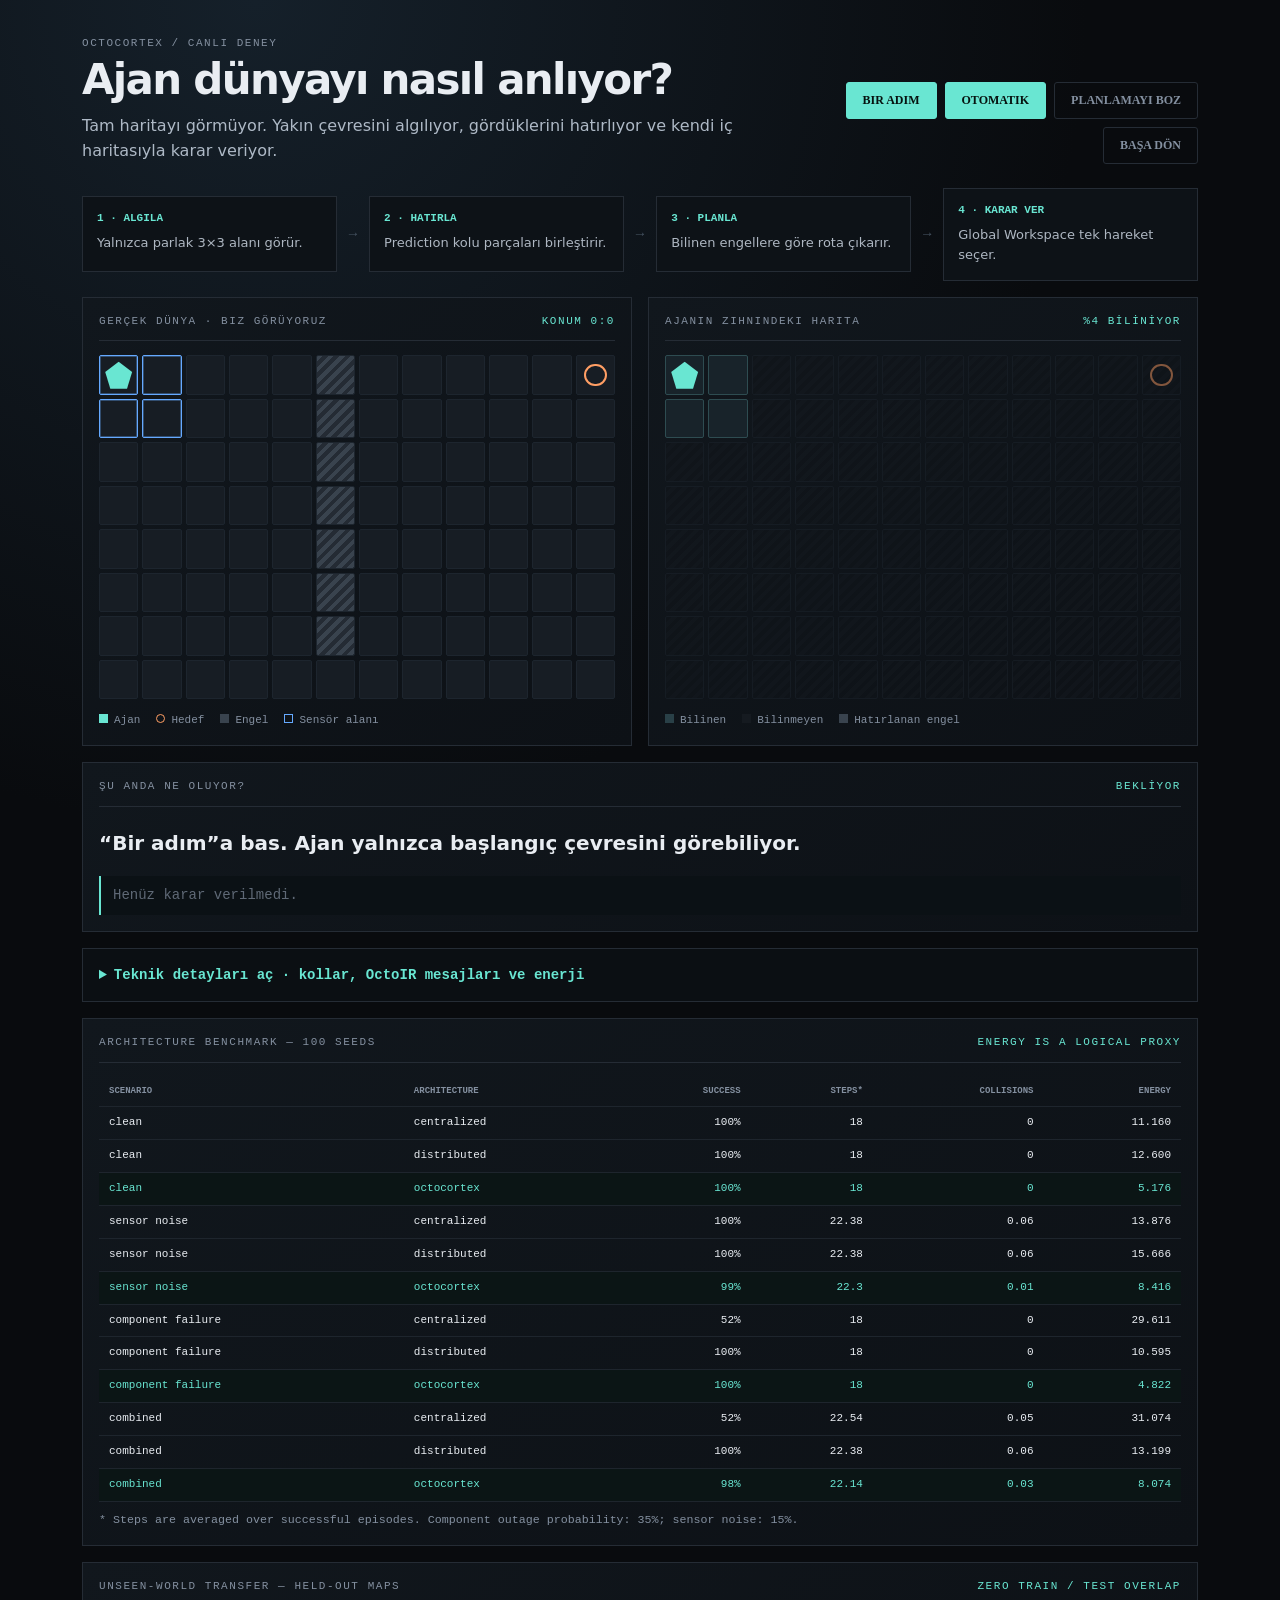
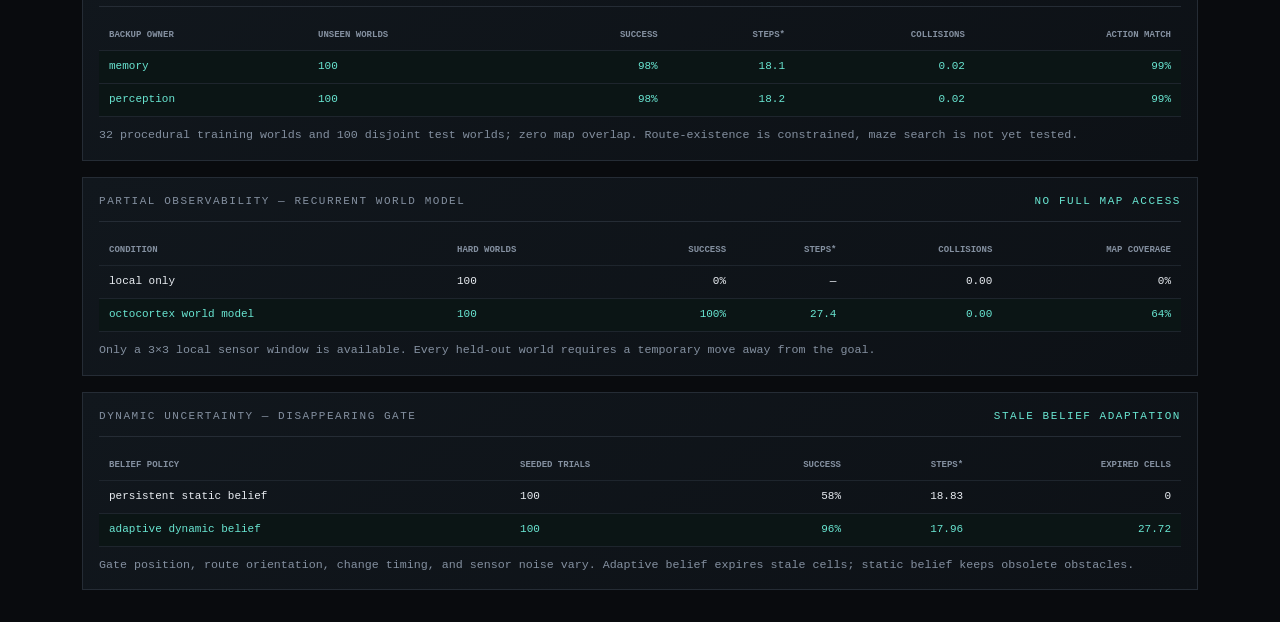
<file: index.html>
<!doctype html>
<html lang="en">
<head>
  <meta charset="utf-8">
  <meta name="viewport" content="width=device-width,initial-scale=1">
  <meta name="description" content="Explore OctoCortex, an interactive hybrid global-workspace and distributed spiking neural network architecture simulator with measurable benchmarks.">
  <meta name="robots" content="index, follow, max-image-preview:large">
  <link rel="canonical" href="https://yalcinyakar.github.io/octocortex/">
  <link rel="sitemap" type="application/xml" href="https://yalcinyakar.github.io/octocortex/sitemap.xml">
  <meta property="og:type" content="website">
  <meta property="og:title" content="OctoCortex — Distributed SNN Architecture Simulator">
  <meta property="og:description" content="An interactive hybrid global-workspace and distributed spiking neural network architecture simulator with visible decisions and measurable benchmarks.">
  <meta property="og:url" content="https://yalcinyakar.github.io/octocortex/">
  <meta name="twitter:card" content="summary">
  <title>OctoCortex — Distributed SNN Architecture Simulator</title>
  <script type="application/ld+json">
  {
    "@context": "https://schema.org",
    "@type": "SoftwareApplication",
    "name": "OctoCortex",
    "applicationCategory": "DeveloperApplication",
    "operatingSystem": "Web Browser",
    "description": "Interactive hybrid global-workspace and distributed spiking neural network architecture simulator.",
    "url": "https://yalcinyakar.github.io/octocortex/",
    "codeRepository": "https://github.com/yalcinyakar/octocortex",
    "author": {
      "@type": "Person",
      "name": "Yalçın Yakar",
      "url": "https://github.com/yalcinyakar"
    },
    "isAccessibleForFree": true
  }
  </script>
  <link rel="stylesheet" href="octocortex/static/styles.css">
</head>
<body>
  <main>
    <header>
      <div><span class="eyebrow">OCTOCORTEX / CANLI DENEY</span><h1>Ajan dünyayı nasıl anlıyor?</h1><p class="subtitle">Tam haritayı görmüyor. Yakın çevresini algılıyor, gördüklerini hatırlıyor ve kendi iç haritasıyla karar veriyor.</p></div>
      <div class="controls"><button id="step">Bir adım</button><button id="run">Otomatik</button><button id="fault" class="quiet">Planlamayı boz</button><button id="reset" class="quiet">Başa dön</button></div>
    </header>
    <section class="explain">
      <div><b>1 · ALGILA</b><span>Yalnızca parlak 3×3 alanı görür.</span></div><i>→</i><div><b>2 · HATIRLA</b><span>Prediction kolu parçaları birleştirir.</span></div><i>→</i><div><b>3 · PLANLA</b><span>Bilinen engellere göre rota çıkarır.</span></div><i>→</i><div><b>4 · KARAR VER</b><span>Global Workspace tek hareket seçer.</span></div>
    </section>
    <section class="guided-layout">
      <div class="panel world-panel"><div class="panel-title"><span>Gerçek dünya · biz görüyoruz</span><span id="status">HAZIR</span></div><div id="grid" class="grid"></div><div class="legend"><span><i class="agent"></i>Ajan</span><span><i class="goal"></i>Hedef</span><span><i class="wall"></i>Engel</span><span><i class="sensor"></i>Sensör alanı</span></div></div>
      <div class="panel world-panel belief-panel"><div class="panel-title"><span>Ajanın zihnindeki harita</span><span id="model-status">%0 BİLİNİYOR</span></div><div id="belief-grid" class="grid"></div><div class="legend"><span><i class="known"></i>Bilinen</span><span><i class="unknown"></i>Bilinmeyen</span><span><i class="wall"></i>Hatırlanan engel</span></div></div>
    </section>
    <section class="panel story-panel"><div class="panel-title"><span>Şu anda ne oluyor?</span><span id="winner">BEKLİYOR</span></div><div id="story" class="story">“Bir adım”a bas. Ajan yalnızca başlangıç çevresini görebiliyor.</div><div id="decision" class="decision empty">Henüz karar verilmedi.</div><div id="proposals" class="proposals compact"></div></section>
    <details class="technical"><summary>Teknik detayları aç · kollar, OctoIR mesajları ve enerji</summary><section class="metrics" id="metrics"></section><section class="panel activity-panel"><div class="panel-title"><span>İşlem birimleri</span><span>HER TICK</span></div><div id="activities" class="activities"><div class="empty">Simülasyonu başlat.</div></div></section><section class="panel event-panel"><div class="panel-title"><span>Seyrek olay veri yolu</span><span id="sparsity">—</span></div><div id="events" class="events"><div class="empty">Henüz olay yok.</div></div></section></details>
    <section class="panel benchmark-panel">
      <div class="panel-title"><span>Architecture Benchmark — 100 seeds</span><span>ENERGY IS A LOGICAL PROXY</span></div>
      <div id="benchmark" class="benchmark"></div>
    </section>
    <section class="panel benchmark-panel">
      <div class="panel-title"><span>Unseen-world transfer — held-out maps</span><span>ZERO TRAIN / TEST OVERLAP</span></div>
      <div id="generalization" class="benchmark"></div>
    </section>
    <section class="panel benchmark-panel">
      <div class="panel-title"><span>Partial observability — recurrent world model</span><span>NO FULL MAP ACCESS</span></div>
      <div id="world-model" class="benchmark"></div>
    </section>
    <section class="panel benchmark-panel"><div class="panel-title"><span>Dynamic uncertainty — disappearing gate</span><span>STALE BELIEF ADAPTATION</span></div><div id="dynamic-model" class="benchmark"></div></section>
  </main>
  <script src="octocortex/static/app.js?v=guided-dynamic-1"></script>
</body>
</html>
</file>
<file: octocortex/static/styles.css>
:root{--ink:#e9edf2;--muted:#8490a0;--bg:#090b0e;--panel:#10141a;--line:#252c35;--cyan:#69e6d2;--orange:#ff9e64;--red:#ff5d69;--purple:#b69cff;--blue:#65a9ff}
*{box-sizing:border-box}body{margin:0;background:radial-gradient(circle at 20% 0,#15202a 0,transparent 34%),var(--bg);color:var(--ink);font:14px/1.45 ui-monospace,SFMono-Regular,Menlo,monospace}main{max-width:1180px;margin:auto;padding:32px}header{display:flex;align-items:end;justify-content:space-between;margin-bottom:24px;gap:28px}.eyebrow,.panel-title{color:var(--muted);font-size:11px;letter-spacing:.14em;text-transform:uppercase}h1{font:600 42px/1.05 system-ui;margin:6px 0 0;letter-spacing:-.04em}.subtitle{max-width:720px;color:#aeb9c6;font:16px/1.55 system-ui;margin:12px 0 0}.controls{display:flex;gap:8px;flex-wrap:wrap;justify-content:flex-end}button{border:1px solid var(--cyan);background:var(--cyan);color:#06120f;padding:10px 16px;border-radius:3px;font:700 12px ui-monospace;cursor:pointer;text-transform:uppercase}button.quiet{background:transparent;color:var(--muted);border-color:var(--line)}button.active{background:var(--orange);border-color:var(--orange)}.explain{display:grid;grid-template-columns:1fr auto 1fr auto 1fr auto 1fr;gap:12px;align-items:center;margin:20px 0 16px}.explain div{border:1px solid var(--line);background:#0d1217;padding:14px;min-height:76px}.explain b{display:block;color:var(--cyan);font-size:11px;margin-bottom:6px}.explain span{color:#aeb7c2;font:13px/1.35 system-ui}.explain i{color:#44515f;font-style:normal}.metrics{display:grid;grid-template-columns:repeat(9,1fr);gap:1px;background:var(--line);border:1px solid var(--line);margin:16px 0}.metric{background:var(--panel);padding:14px}.metric b{display:block;font-size:20px;color:var(--cyan)}.metric span{color:var(--muted);font-size:10px;text-transform:uppercase;letter-spacing:.1em}.guided-layout{display:grid;grid-template-columns:1fr 1fr;gap:16px}.panel{border:1px solid var(--line);background:linear-gradient(145deg,#11171d,#0d1116);padding:16px}.panel-title{display:flex;justify-content:space-between;border-bottom:1px solid var(--line);padding-bottom:11px;margin-bottom:14px}.panel-title span:last-child{color:var(--cyan)}.grid{display:grid;grid-template-columns:repeat(12,1fr);gap:4px;aspect-ratio:12/8}.cell{position:relative;background:#171d24;border:1px solid #1d252e;border-radius:2px}.cell.wall{background:repeating-linear-gradient(135deg,#39434e,#39434e 4px,#242b34 4px,#242b34 8px)}.cell.sensed{border-color:var(--blue);box-shadow:inset 0 0 0 1px rgba(101,169,255,.35)}.cell.unknown{background:repeating-linear-gradient(135deg,#101419,#101419 4px,#151a20 4px,#151a20 8px);opacity:.48}.cell.known{background:#18232a;border-color:#2e4c51}.cell.goal:after{content:"";position:absolute;inset:20%;border:2px solid var(--orange);border-radius:50%}.cell.agent:after{content:"";position:absolute;inset:14%;background:var(--cyan);clip-path:polygon(50% 0,100% 38%,81% 100%,19% 100%,0 38%);filter:drop-shadow(0 0 7px var(--cyan))}.legend{display:flex;gap:16px;flex-wrap:wrap;margin-top:14px;color:var(--muted);font-size:11px}.legend i{display:inline-block;width:9px;height:9px;margin-right:6px}.legend .agent{background:var(--cyan)}.legend .goal{border:1px solid var(--orange);border-radius:50%}.legend .wall{background:#39434e}.legend .sensor{border:1px solid var(--blue)}.legend .known{background:#294047}.legend .unknown{background:#151a20}.story-panel{margin-top:16px}.story{font:600 20px/1.45 system-ui;color:var(--ink);padding:8px 0 18px}.decision{border-left:2px solid var(--cyan);padding:9px 12px;background:#0b1115}.decision strong{color:var(--cyan);font-size:19px}.decision small{display:block;color:var(--muted);margin-top:4px}.empty{color:#5f6976}.proposal{display:grid;grid-template-columns:88px 1fr auto;gap:10px;padding:10px 0;border-bottom:1px solid #1e252d}.proposal:last-child{border:0}.proposal .arm{color:var(--purple)}.proposal .bar{height:3px;background:#232b34;margin-top:6px}.proposal .bar i{display:block;height:100%;background:var(--cyan)}.proposal b{color:var(--orange)}.compact .proposal:nth-child(n+3){display:none}.technical{margin-top:16px;border:1px solid var(--line);background:#0b0f13}.technical summary{padding:16px;color:var(--cyan);cursor:pointer;font-weight:700}.technical>section{margin:0 16px 16px}.activity-panel,.event-panel,.benchmark-panel{margin-top:16px}.activities{display:grid;grid-template-columns:repeat(5,1fr);gap:8px}.activity{border:1px solid #202832;background:#0b1015;padding:12px;min-width:0}.activity header{display:flex;justify-content:space-between;margin:0 0 10px}.activity header b{color:var(--purple)}.activity header span{color:var(--muted);font-size:10px;text-transform:uppercase}.activity.proposing{border-color:#645880}.activity.winner{border-color:var(--cyan);box-shadow:inset 0 2px 0 var(--cyan)}.activity.winner header span{color:var(--cyan)}.activity p{min-height:40px;color:var(--muted);font-size:11px}.activity dl{margin:0}.activity dl div{display:flex;justify-content:space-between;gap:8px;border-top:1px solid #1b222a;padding:6px 0}.activity dt{color:#66717f;text-transform:uppercase;font-size:9px}.activity dd{margin:0;text-align:right;font-size:10px;overflow-wrap:anywhere}.events{display:grid;grid-template-columns:repeat(3,1fr);gap:8px}.event{border:1px solid #202832;padding:9px}.event.filtered{opacity:.58;border-style:dashed}.event.published{border-color:#355b57}.event b{color:var(--purple);font-weight:500}.event span{float:right;color:var(--orange);font-size:10px}.event small{display:block;color:var(--muted);margin-top:5px}.benchmark{overflow-x:auto}.benchmark table{width:100%;border-collapse:collapse;font-size:11px}.benchmark th,.benchmark td{padding:8px 10px;border-bottom:1px solid #1e252d;text-align:right}.benchmark th:first-child,.benchmark td:first-child,.benchmark th:nth-child(2),.benchmark td:nth-child(2){text-align:left}.benchmark th{color:var(--muted);text-transform:uppercase;font-size:9px}.benchmark tr.ours td{color:var(--cyan);background:#0b1515}.benchmark small{display:block;color:var(--muted);margin-top:10px}.pulse{animation:pulse .35s ease}@keyframes pulse{50%{box-shadow:inset 0 0 0 2px var(--cyan)}}@media(max-width:980px){.metrics{grid-template-columns:repeat(4,1fr)}.activities{grid-template-columns:repeat(3,1fr)}}@media(max-width:800px){main{padding:18px}.guided-layout{grid-template-columns:1fr}.explain{grid-template-columns:1fr 1fr}.explain i{display:none}.metrics{grid-template-columns:repeat(2,1fr)}.activities{grid-template-columns:1fr 1fr}.events{grid-template-columns:1fr}header{align-items:start;gap:20px;flex-direction:column}.controls{justify-content:flex-start}}@media(max-width:520px){.activities,.explain{grid-template-columns:1fr}h1{font-size:34px}}
</file>
